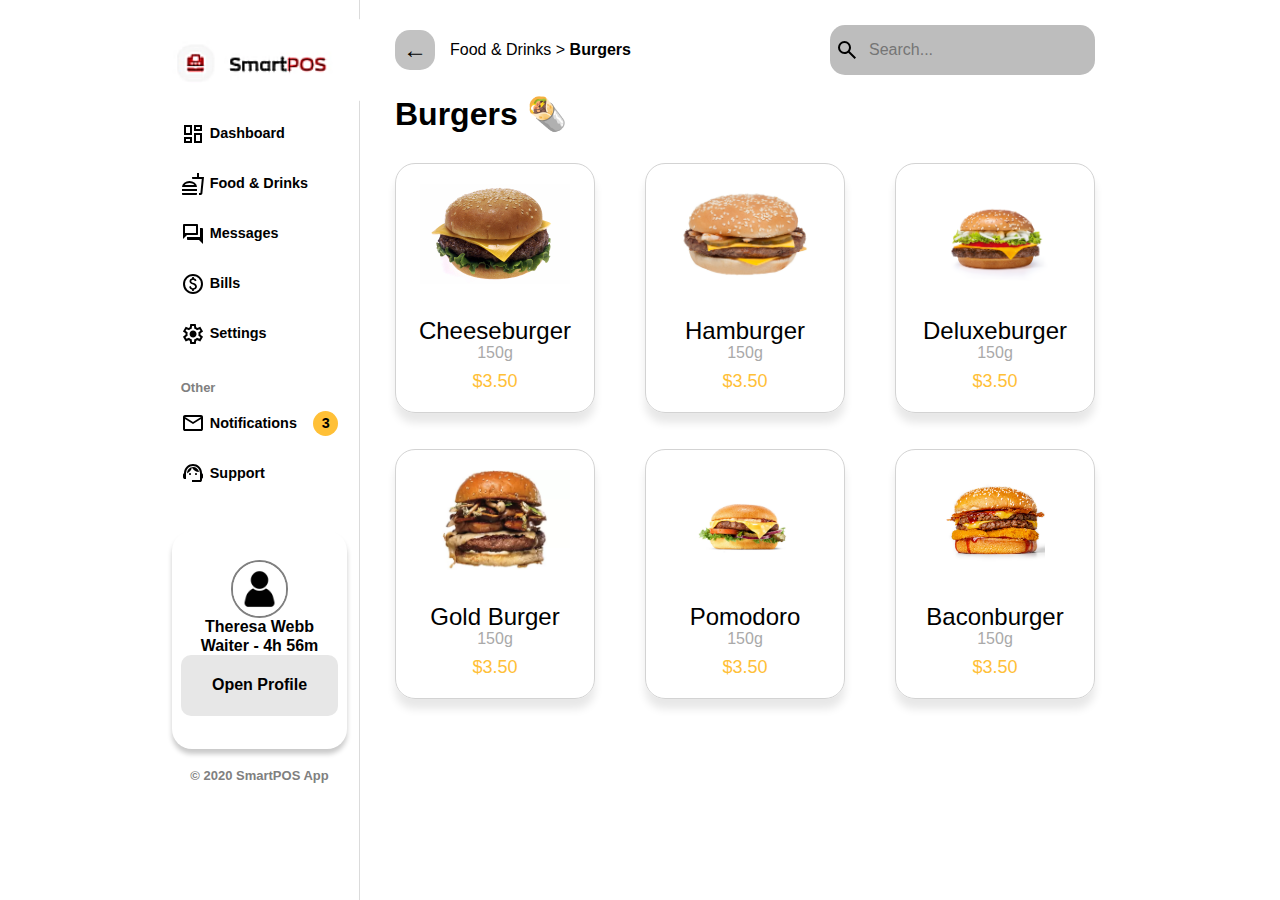
<file: index.html>
<!DOCTYPE html>
<html lang="en">

<head>
  <link rel="stylesheet" href="navbar.css" />
  <link rel="stylesheet" href="reset.css" />
  <link rel="stylesheet" href="normalize.css" />
  <link rel="stylesheet" href="style.css" />
  <link rel="stylesheet" href="header.css" />
  <meta charset="UTF-8" />
  <meta name="viewport" content="width=device-width, initial-scale=1.0" />
  <title>SmartPOS</title>
</head>

<body>
  <div class="subBody">
    <nav>
      <div class="logo">
        <img src="icons/Zrzut ekranu 2024-02-18 154350.png" alt="" />
      </div>
      <div class="Navbar">
        <div class="navbutton">
          <img src="icons/dashboard_FILL0_wght400_GRAD0_opsz24.svg" alt="icon" />
          Dashboard
        </div>
        <div class="navbutton">
          <img src="icons/fastfood_FILL0_wght400_GRAD0_opsz24.svg" alt="" />Food
          & Drinks
        </div>
        <div class="navbutton">
          <img src="icons/forum_FILL0_wght400_GRAD0_opsz24.svg" alt="" />Messages
        </div>
        <div class="navbutton">
          <img src="icons/paid_FILL0_wght400_GRAD0_opsz24.svg" alt="" />Bills
        </div>
        <div class="navbutton">
          <img src="icons/settings_FILL0_wght400_GRAD0_opsz24.svg" alt="" />Settings
        </div>
      </div>
      <div class="other">
        <div id="OtherSpan">Other</div>
        <div class="navbutton with_counter">
          <div><img src="icons/mail_FILL0_wght400_GRAD0_opsz24.svg" alt="" />Notifications</div>
          <div class="counter">3</div>
        </div>
        <div class="navbutton">
          <img src="icons/support_agent_FILL0_wght400_GRAD0_opsz24.svg" alt="" />Support
        </div>
      </div>
      <div class="profile">
        <img src="assets/Guest-user.png" alt="pfp" /> Theresa Webb
        <div class="SmallSpan">Waiter - 4h 56m</div>
        <div id="OpenProfile">Open Profile</div>
      </div>
      <div class="copyright">&copy 2020 SmartPOS App</div>
    </nav>
    <div class="main">
      <header>
        <div class="LeftHeader">
          <span class="back_button">←</span>
          <span class="path">Food & Drinks > <b>Burgers</b></span>
        </div>
        <div class="RightHeader">
          <div class="search">
            <img src="icons/search_FILL0_wght400_GRAD0_opsz24.svg" alt="?" />
            <input type="search" placeholder="Search..." />
          </div>
        </div>
      </header>
      <div class="food">
        <div class="title">
          <h1>Burgers 🌯</h1>
        </div>
        <ul class="list">
          <li>
            <img src="assets/Cheeseburger.jpg" alt="Cheeseburger" />
            <span class="name">Cheeseburger</span>
            <span class="weight">150g</span>
            <span class="price">$3.50</span>
          </li>
          <li>
            <img src="assets/Hamburger.jpg" alt="Hamburger" />
            <span class="name">Hamburger</span>
            <span class="weight">150g</span>
            <span class="price">$3.50</span>
          </li>
          <li>
            <img src="assets/deluxeburger.jpg" alt="Deluxeburger" />
            <span class="name">Deluxeburger</span>
            <span class="weight">150g</span>
            <span class="price">$3.50</span>
          </li>
          <li>
            <img src="assets/expensiveburger.jpg" alt="Expensiveburger" />
            <span class="name">Gold Burger</span>
            <span class="weight">150g</span>
            <span class="price">$3.50</span>
          </li>
          <li>
            <img src="assets/pomodoro.jpg" alt="Pomodoro" />
            <span class="name">Pomodoro</span>
            <span class="weight">150g</span>
            <span class="price">$3.50</span>
          </li>
          <li>
            <img src="assets/baconburger.jpg" alt="Baconburger" />
            <span class="name">Baconburger</span>
            <span class="weight">150g</span>
            <span class="price">$3.50</span>
          </li>
        </ul>
      </div>
    </div>
  </div>
</body>

</html>
</file>
<file: navbar.css>
body {
  display: flex;
}

nav {
  width: 200px;
  min-width: 200px;
  height: 100vh;
  border-right: 1px solid #dbdbdb;
  padding: 8px 12px;
  padding-bottom: 20px;
  display: flex;
  flex-direction: column;
  font-family: "Trebuchet MS", "Lucida Sans Unicode", "Lucida Grande",
    "Lucida Sans", Arial, sans-serif;
  font-weight: bold;
  position: sticky;
  top: 0;
  margin-right: 10px;
}

nav > .logo {
  display: flex;
  align-items: center;
  justify-content: center;
  margin-bottom: 10%;
  margin-top: 10%;
  scale: 120%;
}

.navbutton {
  height: 5vh;
  margin-top: 5px;
  margin-bottom: 5px;
  border-radius: 10px;
  padding: 5%;
  font-size: 90%;
  transition: 0.2s;
}

.navbutton,
.navbutton div {
  display: flex;
  align-items: center;
}

.navbutton div img,
.navbutton img {
  margin-right: 5px;
}

.navbutton:hover,
.logo:hover {
  cursor: pointer;
}

nav .navbutton:hover {
  background-color: var(--main-color);
}

nav .with_counter {
  justify-content: space-between;
}

nav div .counter {
  background-color: var(--main-color);
  height: 25px;
  width: 25px;
  border-radius: 100px;
  align-items: center;
  justify-content: center;
  justify-self: flex-end;
  display: flex;
}

#OtherSpan {
  margin-left: 5%;
  margin-top: 25px;
  font-size: small;
  color: gray;
  justify-content: center;
}

nav .profile {
  margin-top: 20%;
  height: 25%;
  display: flex;
  flex-direction: column;
  align-items: center;
  justify-content: center;
  box-shadow: 0px 5px 5px rgb(202, 202, 202);
  border-radius: 20px;
}

nav .profile img {
  max-width: 33%;
  border-radius: 100px;
  border: 2px solid gray;
}

#OpenProfile {
  display: flex;
  background-color: rgb(231, 231, 231);
  width: 90%;
  align-items: center;
  justify-content: center;
  height: 28%;
  border-radius: 10px;
  transition: 0.2s;
  margin-bottom: 2%;
}

#OpenProfile:hover {
  background-color: rgb(187, 187, 187);
  cursor: pointer;
}

.copyright {
  width: 100%;
  margin: 20px 0;
  display: flex;
  font-size: small;
  color: gray;
  justify-content: center;
}
</file>
<file: style.css>
:root {
  --main-color: #ffc037;
  --secondary-color: #866316;
}

body {
  font-family: "Gill Sans", "Gill Sans MT", Calibri, "Trebuchet MS", sans-serif;
  justify-content: center;
}

.subBody {
  display: flex;
}

.main {
  margin: 25px;
  width: 700px;
  min-width: 700px;
}

.main .title {
  width: 100%;

}

.food .list  {
  display: flex;
  flex-wrap: wrap;
  flex-direction: row;
  justify-content: space-between;
  gap: 20px;
}

.food .list li {
  display: flex;
  justify-content: center;
  align-items: center;
  margin: 0.5rem 0;
  flex-direction: column;
  padding: 10px;
  border-radius: 10px;
  border: 1px solid lightgray;
  min-height: 250px;
  min-width: 200px;
  box-shadow: 0px 10px 9px rgb(232, 232, 232);
  border-radius: 20px;
  transition: 0.3s;
}

.food .list li:hover {
  scale: 103%;
}

.food .list li:active {
  scale: 97%;
}

.food .list li > img {
  max-height: 100px;
  margin-bottom: 33px;
}

.food .list li .name {
  font-size: x-large;
}

.food .list li .weight {
  color: rgb(169, 169, 169);
}

.food .list li .price {
  color: var(--main-color);
  font-size: large;
  margin-top: 0.5rem;
}

@media screen and (max-width: 980px) {
  .main {
    width: auto;
    min-width: auto;
  }
}

@media screen and (max-width: 810px) {
  .food .list  {
    justify-content: center;
  }
}
</file>
<file: header.css>
header {
  display: flex;
  justify-content: space-between;
  align-content: center;
}

.LeftHeader {
  display: flex;
  justify-content: center;
  align-items: center;
}

.LeftHeader .back_button {
  font-size: x-large;
  width: 40px;
  min-width: 40px;
  height: 40px;
  display: flex;
  background-color: rgb(194, 194, 194);
  justify-content: center;
  align-items: center;
  border-radius: 15px;
  margin-right: 15px;
}

.RightHeader {
  display: flex;
  justify-content: center;
  align-items: center;
}

.search {
  background-color: rgb(189, 189, 189);
  display: flex;
  align-items: center;
  height: 50px;
  border-radius: 15px;
  width: 265px;
}

.search img {
  margin-left: 5px;
  margin-right: 10px;
}

@media screen and (max-width: 810px) {
  header {
    display: inline;
    background-color: yellow;
  }
  .LeftHeader {
    margin-bottom: 10px;
  }
}
</file>
